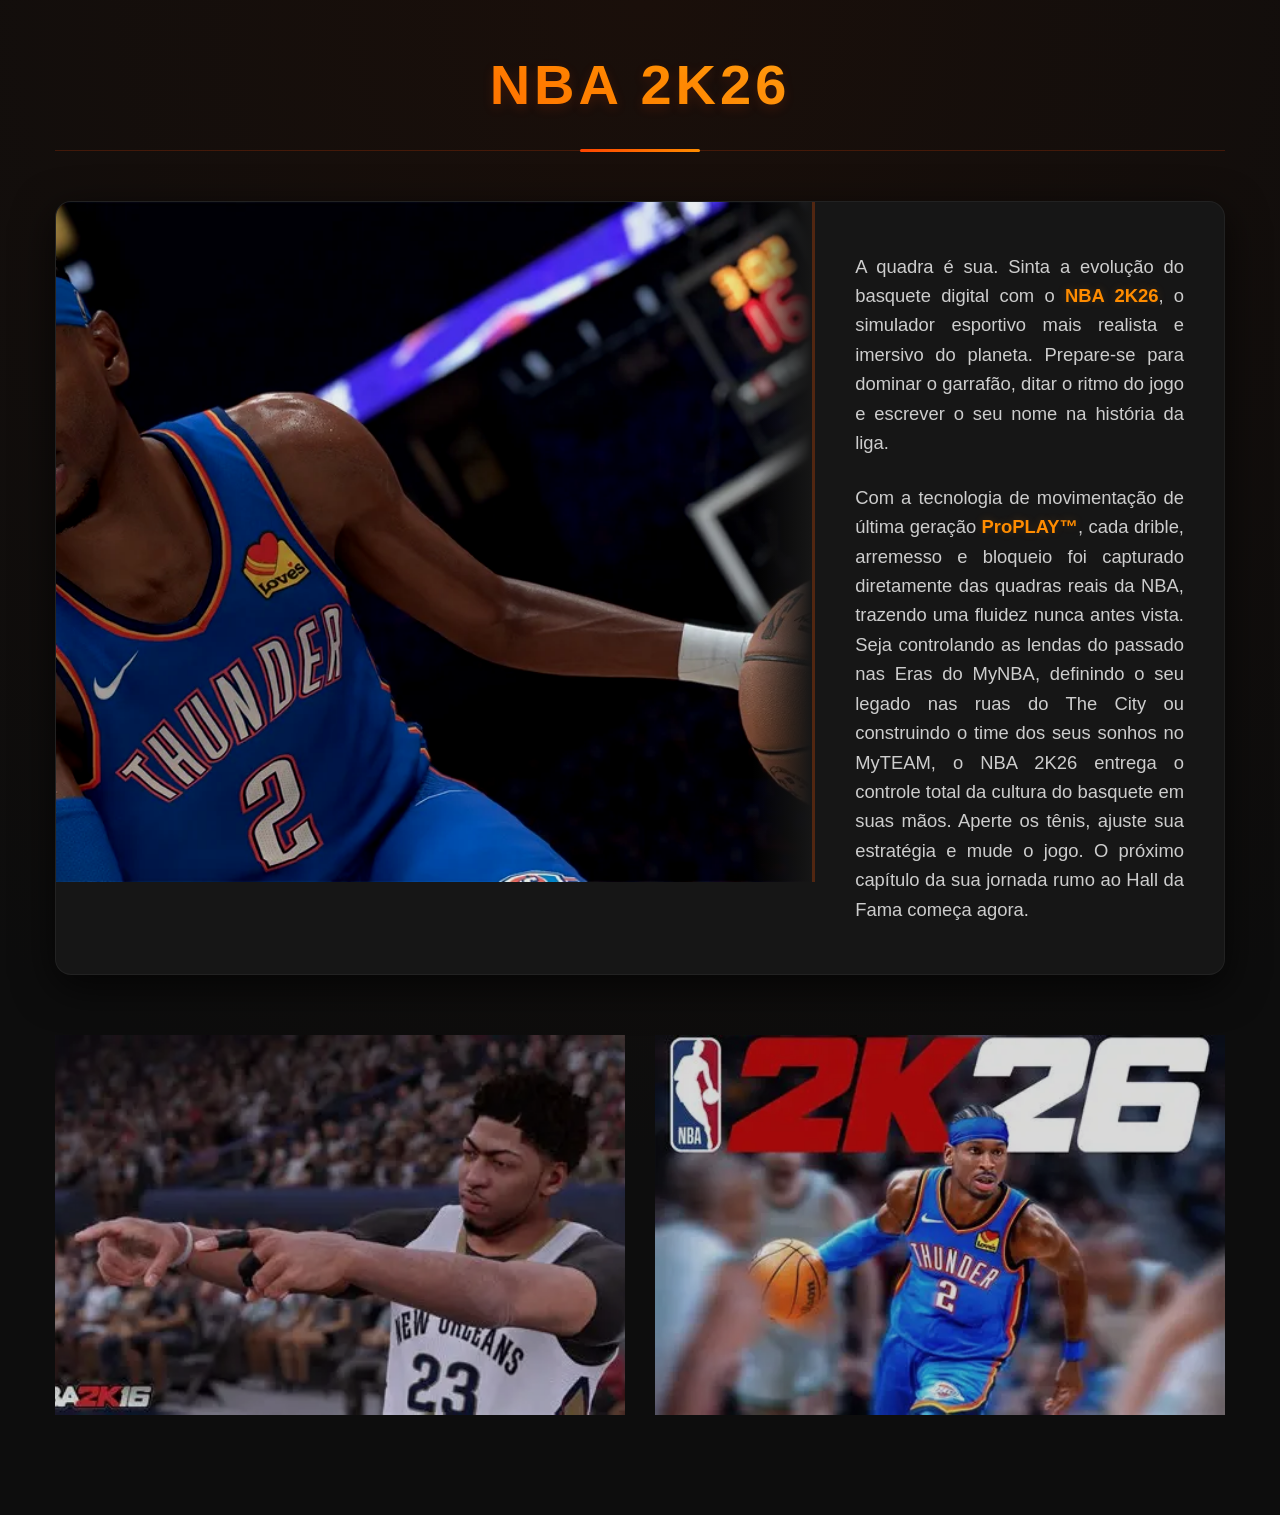
<file: 2k1.html>
<!DOCTYPE html>
<html lang="pt-BR">
<head>
    <meta charset="UTF-8">
    <meta name="viewport" content="width=device-width, initial-scale=1.0">
    <title>NBA 2K26 | O Simulador de Basquete Definitivo</title>
    <link rel="stylesheet" href="style.css">
</head>
<body>
    <main class="container">
        <!-- Cabeçalho Priiiincipal -->
        <header class="header">
            <h1 class="header__title">NBA 2K26</h1>
        </header>

        <!-- Seção de Destaque (Hero) -->
        <section class="hero">
            <div class="hero__media">
                <img class="hero__image" src="imagens/gameplay.webp" alt="Gameplay em alta definição do jogo NBA 2K26">
            </div>
            <div class="hero__content">
                <p class="hero__text">
                    A quadra é sua. Sinta a evolução do basquete digital com o <strong>NBA 2K26</strong>, o simulador esportivo mais realista e imersivo do planeta. Prepare-se para dominar o garrafão, ditar o ritmo do jogo e escrever o seu nome na história da liga.
                </p>
                <p class="hero__text">
                    Com a tecnologia de movimentação de última geração <strong>ProPLAY™</strong>, cada drible, arremesso e bloqueio foi capturado diretamente das quadras reais da NBA, trazendo uma fluidez nunca antes vista. Seja controlando as lendas do passado nas Eras do MyNBA, definindo o seu legado nas ruas do The City ou construindo o time dos seus sonhos no MyTEAM, o NBA 2K26 entrega o controle total da cultura do basquete em suas mãos. Aperte os tênis, ajuste sua estratégia e mude o jogo. O próximo capítulo da sua jornada rumo ao Hall da Fama começa agora.
                </p>
            </div>
        </section>

        <!-- Caixa única finalizando a página com as duas imagens solicitadas -->
        <section class="gallery">
            <h2 class="visual-hidden">Galeria Final de Imagens</h2>
            <div class="gallery__grid">
                <img class="gallery__thumb" src="imagens/imagem 2gameyplar.webp" alt="Gameplay do NBA 2K26">
                <img class="gallery__thumb" src="imagens/2k1.webp" alt="Destaque do jogo NBA 2K">
            </div>
        </section>
    </main>
</body>
</html>
</file>
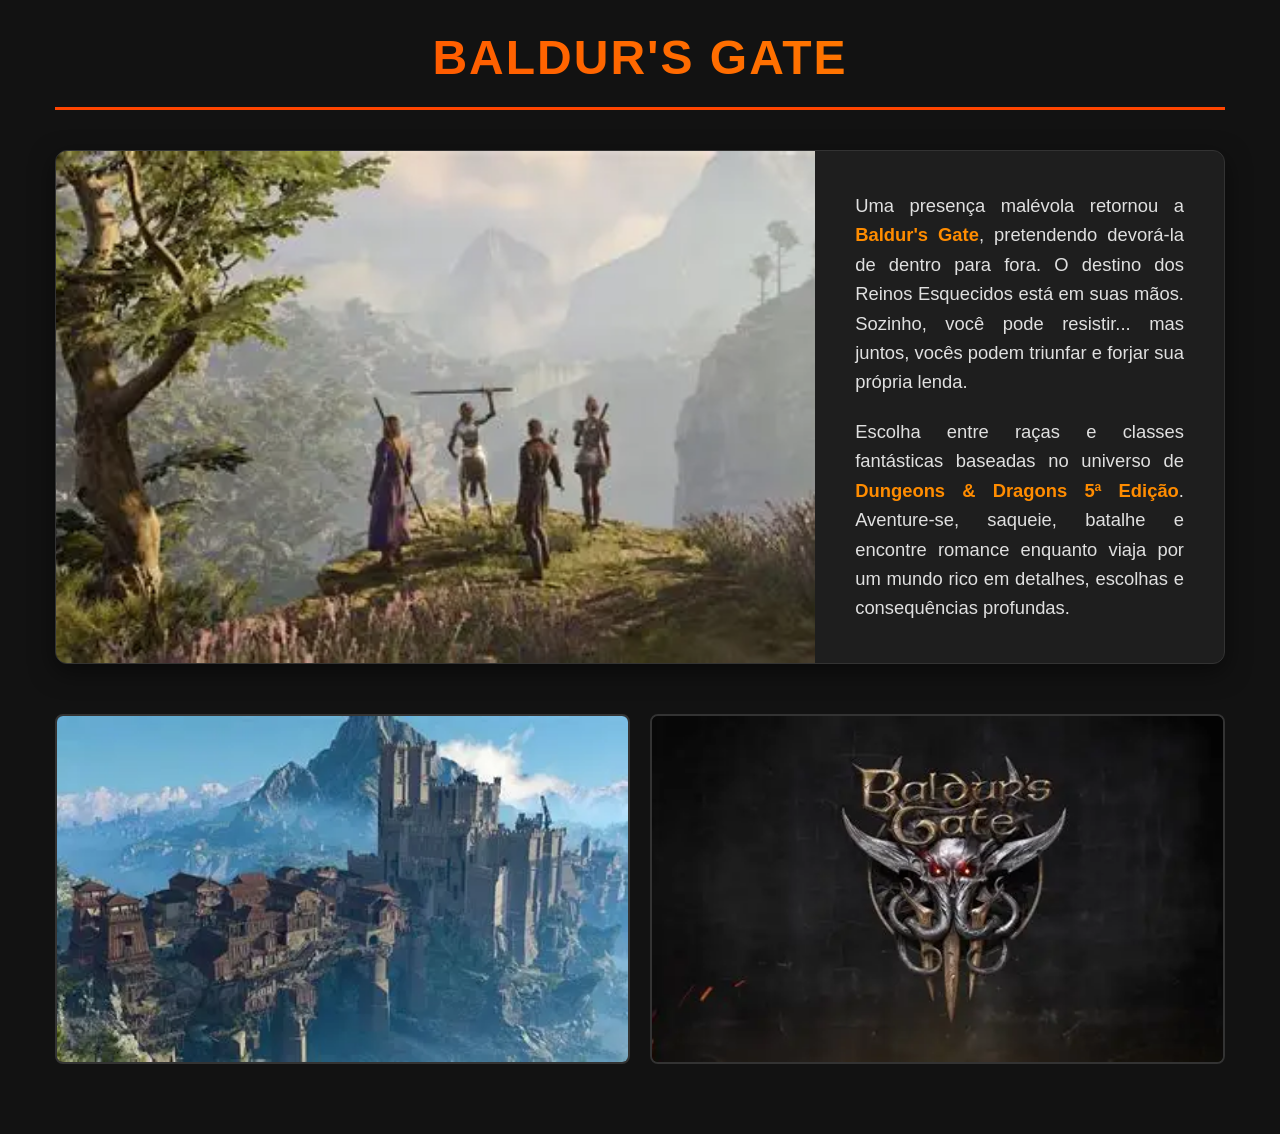
<file: baldur.html>
<!DOCTYPE html>
<html lang="pt-BR">
<head>
    <meta charset="UTF-8">
    <meta name="viewport" content="width=device-width, initial-scale=1.0">
    <title>Baldur's Gate - Explore os Reinos</title>
    <style>
        /* ==========================================================================
           Configurações Globais e Resets
           ========================================================================== */
        * {
            margin: 0;
            padding: 0;
            box-sizing: border-box;
        }

        body {
            font-family: 'Segoe UI', Tahoma, Geneva, Verdana, sans-serif;
            background-color: #121212;
            color: #ffffff;
            line-height: 1.6;
            padding: 20px;
        }

        .container {
            max-width: 1200px;
            margin: 0 auto;
            padding: 0 15px;
        }

        /* Acessibilidade */
        .visual-hidden {
            position: absolute;
            width: 1px;
            height: 1px;
            padding: 0;
            margin: -1px;
            overflow: hidden;
            clip: rect(0, 0, 0, 0);
            border: 0;
        }

        /* ==========================================================================
           Cabeçalho (Header)
           ========================================================================== */
        .header {
            text-align: center;
            margin-bottom: 40px;
            border-bottom: 3px solid #ff4500;
            padding-bottom: 10px;
        }

        .header__title {
            font-size: 3rem;
            font-weight: 900;
            text-transform: uppercase;
            letter-spacing: 2px;
            background: linear-gradient(45deg, #ff4500, #ff8c00);
            -webkit-background-clip: text;
            -webkit-text-fill-color: transparent;
        }

        /* ==========================================================================
           Seção de Destaque (Hero) - Primeira Imagem Super Ampliada
           ========================================================================== */
        .hero {
            display: flex;
            flex-direction: column;
            gap: 0;
            margin-bottom: 50px;
            background-color: #1e1e1e;
            border-radius: 12px;
            overflow: hidden;
            box-shadow: 0 8px 24px rgba(0, 0, 0, 0.5);
            border: 1px solid #333;
        }

        @media (min-width: 768px) {
            .hero {
                flex-direction: row;
                align-items: stretch;
            }
            
            .hero__media {
                flex: 0 0 65%;
                max-height: 680px;
            }
            
            .hero__content {
                flex: 0 0 35%;
                display: flex;
                flex-direction: column;
                justify-content: center;
            }
        }

        .hero__media {
            width: 100%;
        }

        .hero__image {
            width: 100%;
            height: 100%;
            display: block;
            object-fit: cover;
        }

        .hero__content {
            padding: 40px;
        }

        .hero__text {
            font-size: 1.15rem;
            margin-bottom: 20px;
            color: #e0e0e0;
            text-align: justify;
        }

        .hero__text:last-child {
            margin-bottom: 0;
        }

        .hero__text strong {
            color: #ff8c00;
        }

        /* ==========================================================================
           Galeria Final (Duas Imagens)
           ========================================================================== */
        .gallery {
            margin-bottom: 50px;
        }

        .gallery__grid {
            display: grid;
            grid-template-columns: 1fr;
            gap: 20px;
        }

        @media (min-width: 600px) {
            .gallery__grid {
                grid-template-columns: repeat(2, 1fr);
            }
        }

        .gallery__thumb {
            width: 100%;
            height: 350px; 
            object-fit: cover;
            object-position: center;
            border-radius: 8px;
            border: 2px solid #333;
            transition: transform 0.3s ease, border-color 0.3s ease, box-shadow 0.3s ease;
            cursor: pointer;
        }

        .gallery__thumb:hover {
            transform: translateY(-5px);
            border-color: #ff4500;
            box-shadow: 0 6px 20px rgba(255, 69, 0, 0.4);
        }
    </style>
</head>
<body>

    <div class="container">
        
        <!-- Cabeçalho Principal -->
        <header class="header">
            <h1 class="header__title">Baldur's Gate</h1>
        </header>

        <!-- Seção de Destaque (Hero): Primeira Imagem Super Ampliada à Esquerda + Texto à Direita -->
        <main class="hero">
            <div class="hero__media">
                <!-- IMAGEM 1 (SUPER AMPLIADA): Substitua o src pelo link da imagem principal -->
                <img class="hero__image" src="imagens/baldurs2.webp" alt="Arte de abertura de Baldur's Gate">
            </div>
            
            <div class="hero__content">
                <p class="hero__text">
                    Uma presença malévola retornou a <strong>Baldur's Gate</strong>, pretendendo devorá-la de dentro para fora. O destino dos Reinos Esquecidos está em suas mãos. Sozinho, você pode resistir... mas juntos, vocês podem triunfar e forjar sua própria lenda.
                </p>
                <p class="hero__text">
                    Escolha entre raças e classes fantásticas baseadas no universo de <strong>Dungeons & Dragons 5ª Edição</strong>. Aventure-se, saqueie, batalhe e encontre romance enquanto viaja por um mundo rico em detalhes, escolhas e consequências profundas.
                </p>
            </div>
        </main>

        <!-- Galeria Final: Duas Imagens na parte de baixo para finalizar a página -->
        <section class="gallery">
            <h2 class="visual-hidden">Galeria de Destaques</h2>
            <div class="gallery__grid">
                <!-- IMAGEM 2: Parte de baixo (Esquerda) -->
                <img class="gallery__thumb" src="imagens/bg.webp" alt="Combate tático e magia">
                
                <!-- IMAGEM 3: Parte de baixo (Direita) -->
                <img class="gallery__thumb" src="imagens/bg2.webp" alt="Exploração do cenário">
            </div>
        </section>

    </div>

</body>
</html>
</file>
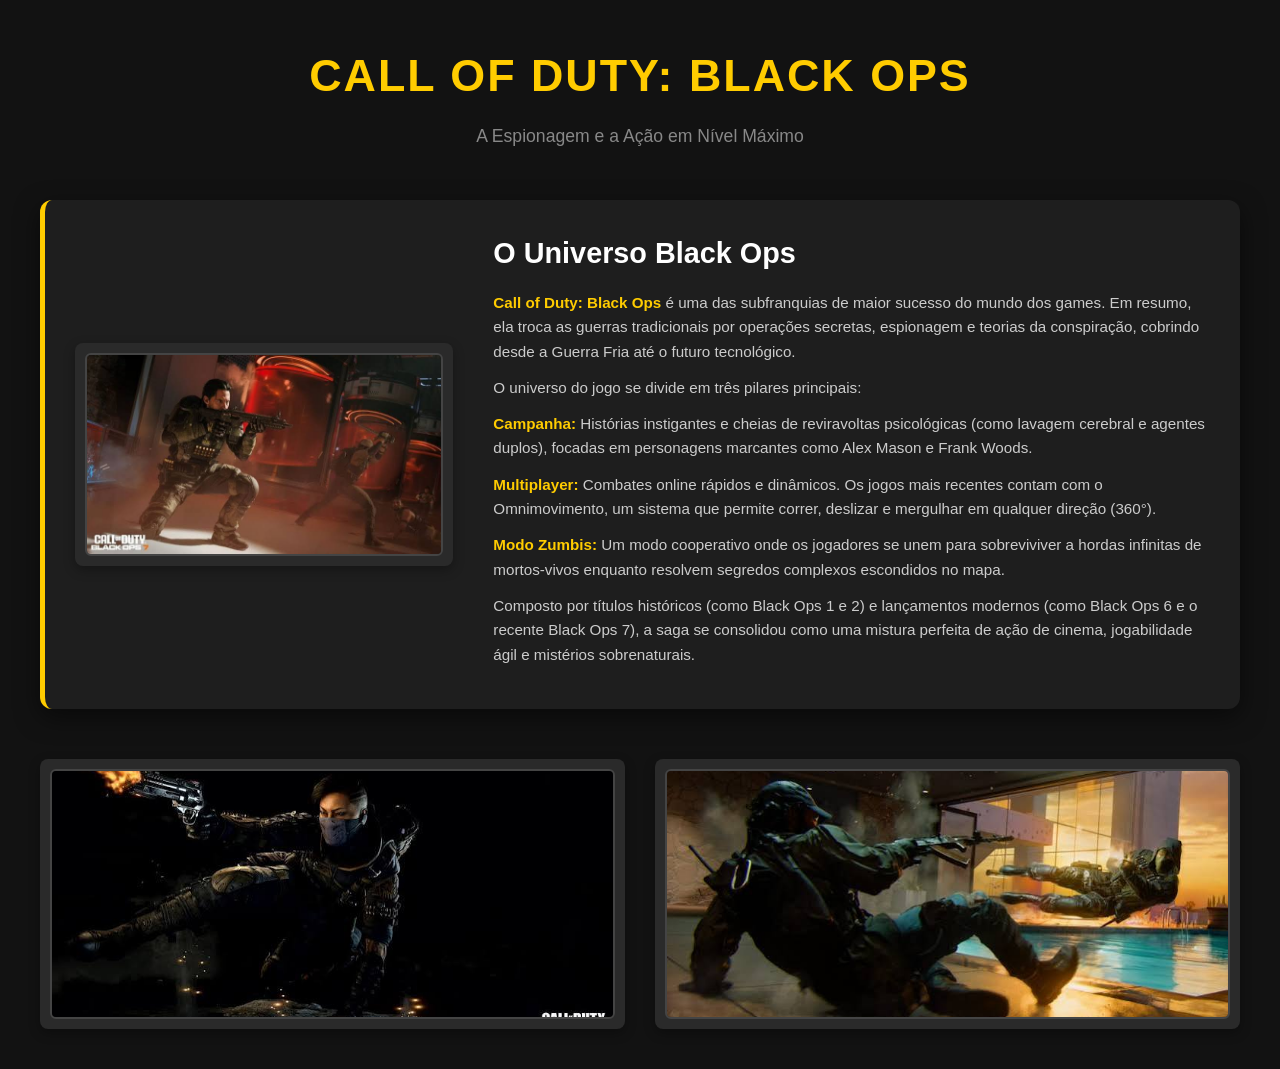
<file: Call of duty.html>
<!DOCTYPE html>
<html lang="pt-BR">
<head>
    <meta charset="UTF-8">
    <meta name="viewport" content="width=device-width, initial-scale=1.0">
    <title>Call of Duty: Black Ops</title>
    <!-- Vinculação do CSS Profissional Externo -->
    <link rel="stylesheet" href="call of duty.css">
</head>
<body>

    <div class="container">
        <header>
            <h1>Call of Duty: Black Ops</h1>
            <p>A Espionagem e a Ação em Nível Máximo</p>
        </header>

        <!-- Bloco 1: Imagem na Esquerda e Texto na Direita -->
        <section class="main-section">
            <div class="image-box">
                <!-- Certifique-se de substituir pela URL da sua imagem válida local ou da internet -->
                <img src="imagens/callofduty.jpg" alt="Call of Duty Principal">
            </div>
            <div class="text-box">
                <h2>O Universo Black Ops</h2>
                <p><strong>Call of Duty: Black Ops</strong> é uma das subfranquias de maior sucesso do mundo dos games. Em resumo, ela troca as guerras tradicionais por operações secretas, espionagem e teorias da conspiração, cobrindo desde a Guerra Fria até o futuro tecnológico.</p>
                <p>O universo do jogo se divide em três pilares principais:</p>
                <p><strong>Campanha:</strong> Histórias instigantes e cheias de reviravoltas psicológicas (como lavagem cerebral e agentes duplos), focadas em personagens marcantes como Alex Mason e Frank Woods.</p>
                <p><strong>Multiplayer:</strong> Combates online rápidos e dinâmicos. Os jogos mais recentes contam com o Omnimovimento, um sistema que permite correr, deslizar e mergulhar em qualquer direção (360°).</p>
                <p><strong>Modo Zumbis:</strong> Um modo cooperativo onde os jogadores se unem para sobreviviver a hordas infinitas de mortos-vivos enquanto resolvem segredos complexos escondidos no mapa.</p>
                <p>Composto por títulos históricos (como Black Ops 1 e 2) e lançamentos modernos (como Black Ops 6 e o recente Black Ops 7), a saga se consolidou como uma mistura perfeita de ação de cinema, jogabilidade ágil e mistérios sobrenaturais.</p>
            </div>
        </section>

        <!-- Bloco 2 e 3: Duas imagens no final, uma do lado da outra dentro de caixas -->
        <section class="footer-gallery">
            <div class="image-box">
                <img src="imagens/callofduty2.jpg" alt="Call of Duty Gameplay 1">
            </div>
            <div class="image-box">
                <img src="imagens/callofduty3.jpg" alt="Call of Duty Gameplay 2">
            </div>
        </section>
    </div>

</body>
</html>
</file>
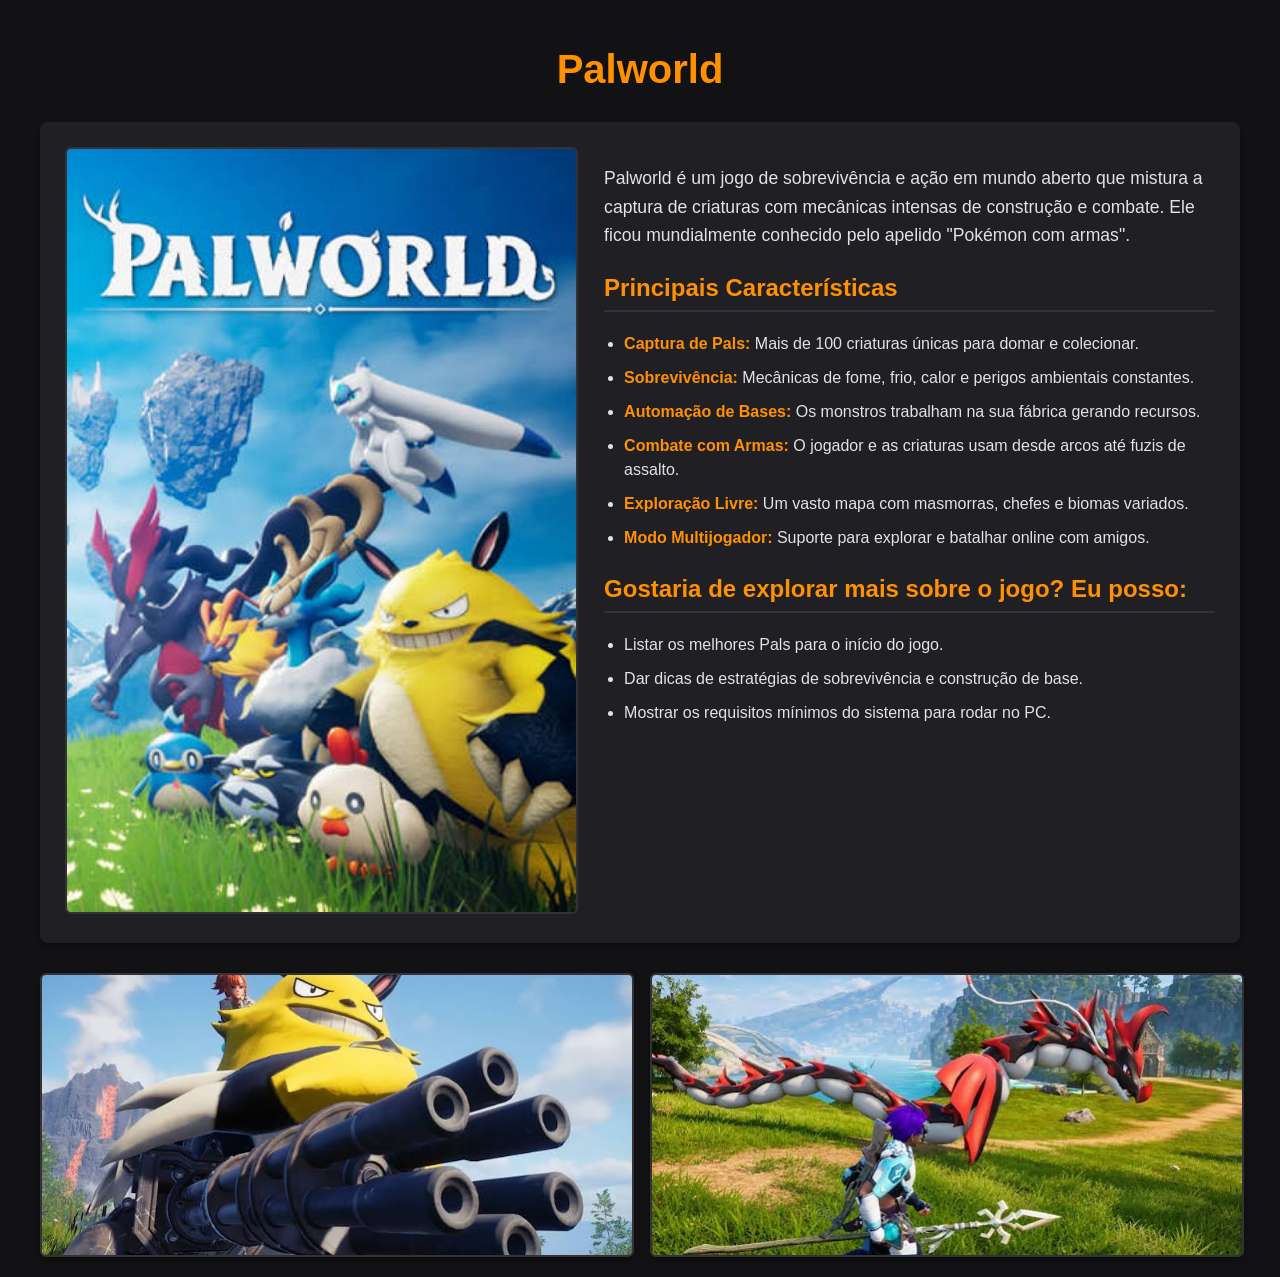
<file: jogocomamigos1.html>
<!DOCTYPE html>
<html lang="pt-BR">
<head>
    <meta charset="UTF-8">
    <meta name="viewport" content="width=device-width, initial-scale=1.0">
    <title>Palworld - Guia do Jogo</title>
    <style>
        body {
            font-family: 'Segoe UI', Tahoma, Geneva, Verdana, sans-serif;
            background-color: #121214;
            color: #e1e1e6;
            margin: 0;
            padding: 20px;
            display: flex;
            flex-direction: column;
            align-items: center;
        }
        .container {
            max-width: 1200px;
            width: 100%;
        }
        header {
            text-align: center;
            margin-bottom: 30px;
        }
        h1 {
            color: #ff9000;
            font-size: 2.5rem;
            margin-bottom: 10px;
        }
        /* Layout Superior: Imagem na Esquerda, Texto na Direita */
        .top-section {
            display: flex;
            gap: 30px;
            align-items: flex-start;
            background-color: #202024;
            padding: 25px;
            border-radius: 8px;
            box-shadow: 0 4px 6px rgba(0,0,0,0.3);
            margin-bottom: 30px;
        }
        .main-image-wrapper {
            flex: 1;
            min-width: 300px;
        }
        .main-image {
            width: 100%;
            height: auto;
            border-radius: 6px;
            object-fit: cover;
            border: 2px solid #323238;
        }
        .content-text {
            flex: 1.2;
        }
        p {
            line-height: 1.6;
            font-size: 1.1rem;
        }
        h2 {
            color: #ff9000;
            border-bottom: 2px solid #323238;
            padding-bottom: 8px;
            margin-top: 25px;
        }
        ul {
            padding-left: 20px;
        }
        li {
            margin-bottom: 10px;
            line-height: 1.5;
        }
        strong {
            color: #ff9000;
        }
        /* Layout Inferior: 2 Imagens Alinhadas e Padronizadas */
        .bottom-section {
            display: grid;
            grid-template-columns: 1fr 1fr;
            gap: 20px;
            margin-top: 10px;
        }
        .bottom-image {
            width: 100%;
            height: 280px;
            object-fit: cover;
            border-radius: 6px;
            border: 2px solid #323238;
            box-shadow: 0 4px 6px rgba(0,0,0,0.3);
        }
        /* Responsividade para Celulares */
        @media (max-width: 768px) {
            .top-section {
                flex-direction: column;
            }
            .bottom-section {
                grid-template-columns: 1fr;
            }
        }
    </style>
</head>
<body>

    <div class="container">
        <header>
            <h1>Palworld</h1>
        </header>

        <!-- Seção Superior: Imagem (Esquerda) e Texto (Direita) -->
        <section class="top-section">
            <div class="main-image-wrapper">
                <!-- Substitua o link abaixo pela sua PRIMEIRA imagem -->
                <img class="main-image" src="imagens/Palworld.jpg" alt="Palworld Imagem Principal">
            </div>
            
            <div class="content-text">
                <p>Palworld é um jogo de sobrevivência e ação em mundo aberto que mistura a captura de criaturas com mecânicas intensas de construção e combate. Ele ficou mundialmente conhecido pelo apelido "Pokémon com armas".</p>
                
                <h2>Principais Características</h2>
                <ul>
                    <li><strong>Captura de Pals:</strong> Mais de 100 criaturas únicas para domar e colecionar.</li>
                    <li><strong>Sobrevivência:</strong> Mecânicas de fome, frio, calor e perigos ambientais constantes.</li>
                    <li><strong>Automação de Bases:</strong> Os monstros trabalham na sua fábrica gerando recursos.</li>
                    <li><strong>Combate com Armas:</strong> O jogador e as criaturas usam desde arcos até fuzis de assalto.</li>
                    <li><strong>Exploração Livre:</strong> Um vasto mapa com masmorras, chefes e biomas variados.</li>
                    <li><strong>Modo Multijogador:</strong> Suporte para explorar e batalhar online com amigos.</li>
                </ul>

                <h2>Gostaria de explorar mais sobre o jogo? Eu posso:</h2>
                <ul>
                    <li>Listar os melhores Pals para o início do jogo.</li>
                    <li>Dar dicas de estratégias de sobrevivência e construção de base.</li>
                    <li>Mostrar os requisitos mínimos do sistema para rodar no PC.</li>
                </ul>
            </div>
        </section>

        <!-- Seção Inferior: Duas Imagens Padronizadas em Grade -->
        <section class="bottom-section">
            <!-- Substitua o link abaixo pela sua SEGUNDA imagem -->
            <img class="bottom-image" src="imagens/Palworld2.jpg" alt="Palworld Imagem Secundária 1">
            <!-- Substitua o link abaixo pela sua TERCEIRA imagem -->
            <img class="bottom-image" src="imagens/Palworld3.jpg" alt="Palworld Imagem Secundária 2">
        </section>
    </div>

</body>
</html>
</file>
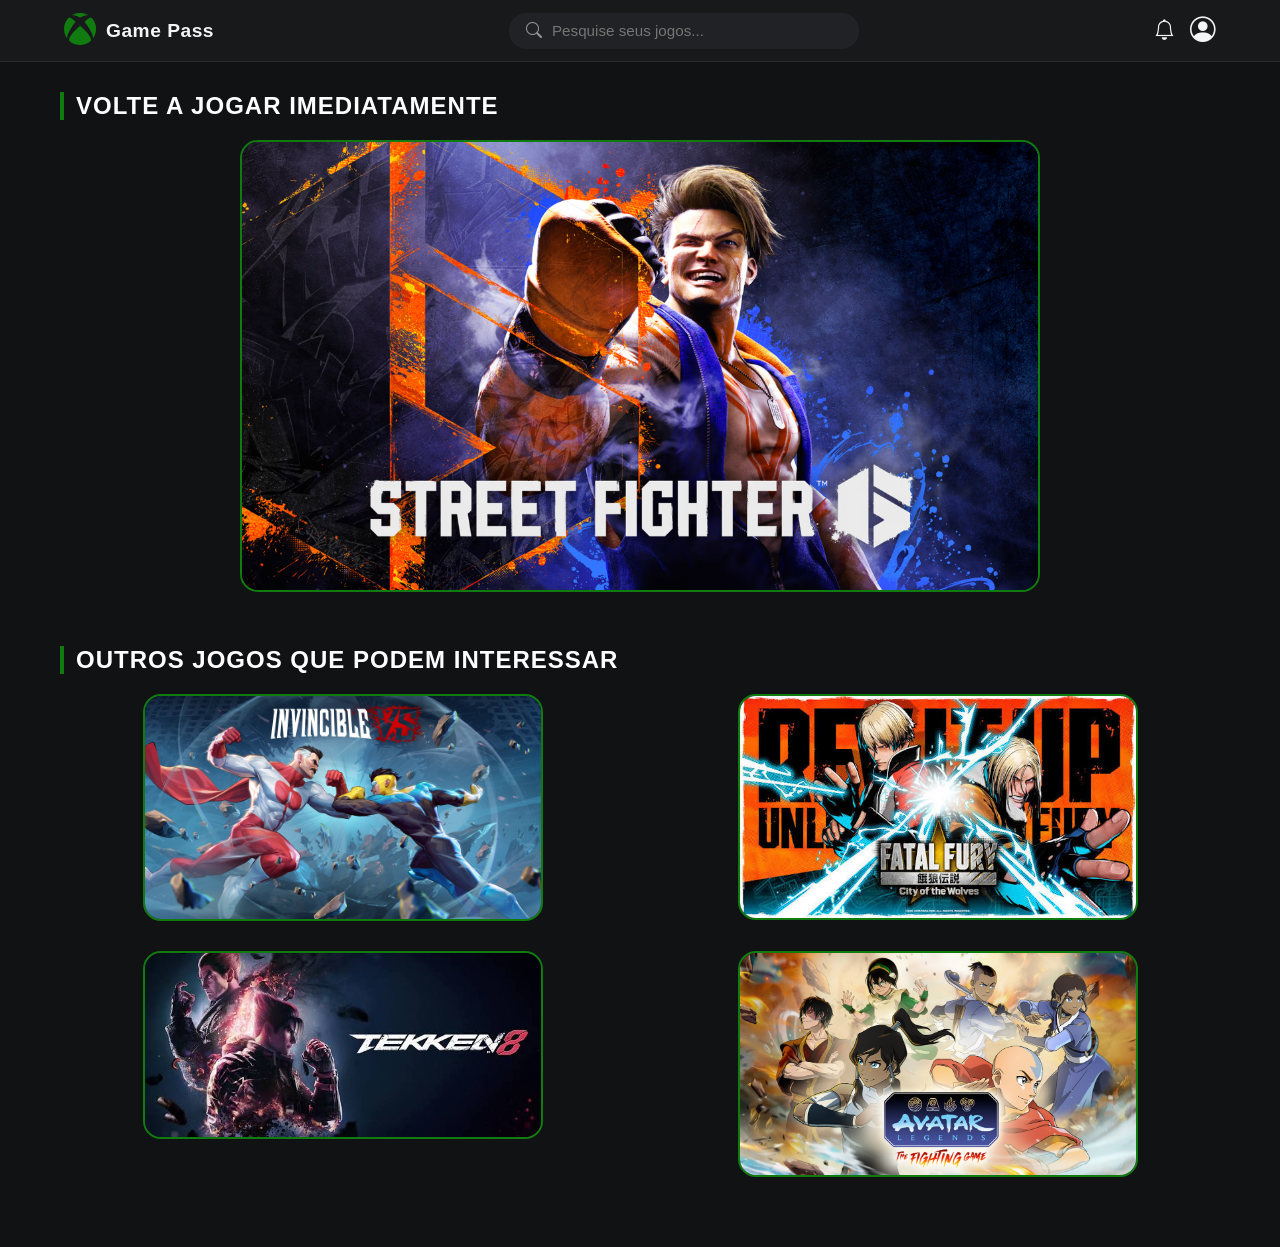
<file: luta.html>
<!DOCTYPE html>
<html lang="pt-BR">
<head>
    <meta charset="UTF-8">
    <meta name="viewport" content="width=device-width, initial-scale=1.0">
    <title>Game Pass - Jogos de Luta</title>
    <link rel="stylesheet" href="luta.css">
    <!-- Ícones do Bootstrap -->
    <link rel="stylesheet" href="https://cdn.jsdelivr.net/npm/bootstrap-icons@1.13.1/font/bootstrap-icons.min.css">
</head>
<body>
    
    <!-- Barra de Navegação Profissional -->
    <header class="navbar">
        <div class="nav-left">
            <i class="bi bi-xbox logo-xbox"></i>
            <span class="brand-name">Game Pass</span>
        </div>
        
        <div class="nav-center">
            <div class="search-box">
                <i class="bi bi-search"></i>
                <input type="text" placeholder="Pesquise seus jogos...">
            </div>
        </div>

        <div class="nav-right">
            <button class="nav-btn" aria-label="Notificações">
                <i class="bi bi-bell"></i>
            </button>
            <button class="nav-btn profile-btn" aria-label="Perfil">
                <i class="bi bi-person-circle"></i>
            </button>
        </div>
    </header>

    <!-- Adicionada a classe container para alinhar o conteúdo com as margens do CSS -->
    <main class="container">

        <!-- Adicionada a classe profissional para o primeiro título -->
        <h2 class="titulo-secao">Volte a jogar imediatamente</h2>

        <!-- Removida a section extra para que o Street Fighter respeite o fluxo correto do layout -->
        <div style="display: flex; justify-content: center; margin-bottom: 20px;">
        <a href="streetfighter.html"><img class="street" src="imagens/Street Fighter 6.avif" alt="Street Fighter 6"> </a>
        </div>

        <!-- Ajustada a classe para o subtítulo profissional -->
        <h2 class="subtitulo-secao">Outros Jogos que podem interessar</h2>

        <!-- Container com o grid de duas em duas colunas para o restante dos jogos -->
        <div class="jogos-luta">
            <img class="invencible" src="imagens/Invencible.avif" alt="Invincible">
            <img class="fatal-fury" src="imagens/Fatal Fury.jpe" alt="Fatal Fury">
            <img class="tekken8" src="imagens/Tekken 8.jpe" alt="Tekken 8">
            <img class="Avatar" src="imagens/Avatar Legends.avif" alt="Avatar Legends">
        </div>
    </main>

</body>
</html>
</file>
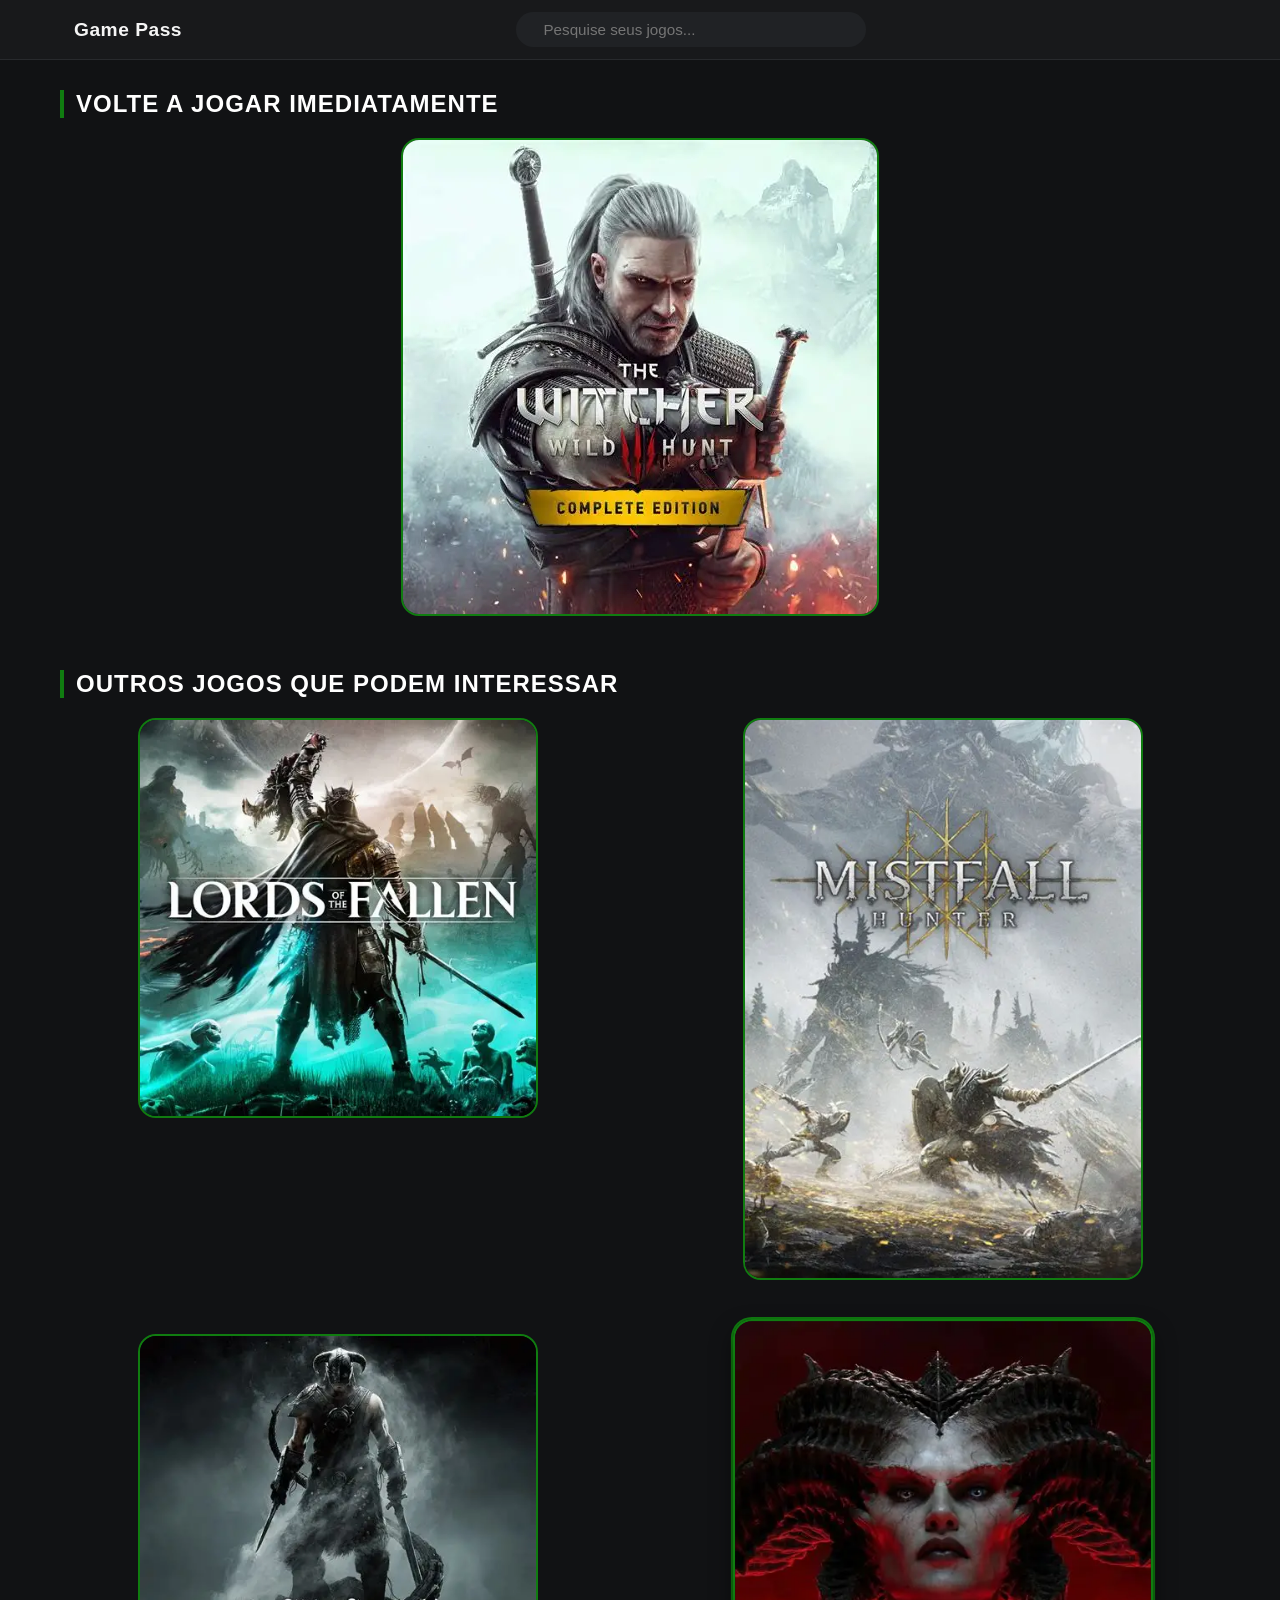
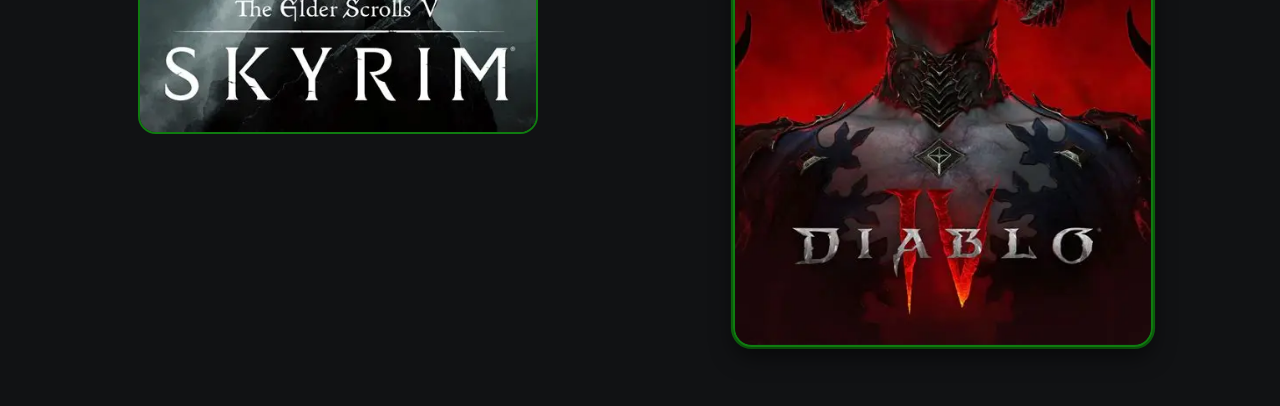
<file: rpg.html>
<!DOCTYPE html>
<html lang="en">
<head>
    <meta charset="UTF-8">
    <meta name="viewport" content="width=device-width, initial-scale=1.0">
    <title>Document</title>
    <link rel="stylesheet" href="rpg.css">
</head>
<body>
    
     <header class="navbar">
        <div class="nav-left">
            <i class="bi bi-xbox logo-xbox"></i>
            <span class="brand-name">Game Pass</span>
        </div>
        
        <div class="nav-center">
            <div class="search-box">
                <i class="bi bi-search"></i>
                <input type="text" placeholder="Pesquise seus jogos...">
            </div>
        </div>

        <div class="nav-right">
            <button class="nav-btn" aria-label="Notificações">
                <i class="bi bi-bell"></i>
            </button>
            <button class="nav-btn profile-btn" aria-label="Perfil">
                <i class="bi bi-person-circle"></i>
            </button>
        </div>
    </header>

   
    <main class="container">

       
        <h2 class="titulo-secao">Volte a jogar imediatamente</h2>

        
        <div style="display: flex; justify-content: center; margin-bottom: 20px;">
        <a href="index.thew.html"><img class="thew" src="imagens/thew.webp" alt="the whtcher"> </a>
        </div>

        
        <h2 class="subtitulo-secao">Outros Jogos que podem interessar</h2>

        <div class="jogos-luta">
        <a href="lords.html"><img class="lord" src="imagens/lord.webp" alt="lord of fallen"></a>
        <a href="mist1.html"><img class="mist" src="imagens/mist2.webp" alt="Fatal Fury">
        <a href="sk1.html"><img class="sky" src="imagens/sky.webp" alt="Tekken 8">
        <a href="db1.html"><img class="diablo" src="imagens/diab.webp" alt="diablo">  
        </div>
    </main>
</body>
</html>
</file>
<file: style.css>
/* ==========================================================================
   Configurações Globais e Resets
   ========================================================================== */
   * {
    margin: 0;
    padding: 0;
    box-sizing: border-box;
}

body {
    font-family: 'Segoe UI', Tahoma, Geneva, Verdana, sans-serif;
    background-color: #0d0d0d; /* Fundo ligeiramente mais escuro para maior contraste */
    color: #f5f5f5;
    line-height: 1.6;
    padding: 40px 20px; /* Maior espaçamento nas bordas da tela */
    background-image: radial-gradient(circle at top, #1a0f0a 0%, #0d0d0d 70%); /* Detalhe de iluminação de fundo */
}

.container {
    max-width: 1200px;
    margin: 0 auto;
    padding: 0 15px;
}

/* Acessibilidade */
.visual-hidden {
    position: absolute;
    width: 1px;
    height: 1px;
    padding: 0;
    margin: -1px;
    overflow: hidden;
    clip: rect(0, 0, 0, 0);
    border: 0;
}

/* ==========================================================================
   Cabeçalho (Header)
   ========================================================================== */
.header {
    text-align: center;
    margin-bottom: 50px;
    border-bottom: 1px solid rgba(255, 69, 0, 0.2);
    padding-bottom: 20px;
    position: relative;
}

/* Detalhe de linha dourada sob o título */
.header::after {
    content: '';
    position: absolute;
    bottom: -2px;
    left: 50%;
    transform: translateX(-50%);
    width: 120px;
    height: 3px;
    background: linear-gradient(90deg, #ff4500, #ff8c00);
    border-radius: 2px;
}

.header__title {
    font-size: 3.5rem;
    font-weight: 900;
    text-transform: uppercase;
    letter-spacing: 4px;
    background: linear-gradient(45deg, #ff4500, #ff8c00, #ffca36);
    -webkit-background-clip: text;
    -webkit-text-fill-color: transparent;
    text-shadow: 0 4px 12px rgba(255, 69, 0, 0.15);
}

/* ==========================================================================
   Seção de Destaque (Hero) - Primeira Imagem Ocupando 65%
   ========================================================================== */
.hero {
    display: flex;
    flex-direction: column;
    gap: 0;
    margin-bottom: 60px;
    background-color: #161616;
    border-radius: 16px;
    overflow: hidden;
    box-shadow: 0 12px 40px rgba(0, 0, 0, 0.7);
    border: 1px solid rgba(255, 255, 255, 0.05);
    transition: border-color 0.4s ease, box-shadow 0.4s ease;
}

.hero:hover {
    border-color: rgba(255, 140, 0, 0.3);
    box-shadow: 0 12px 45px rgba(255, 69, 0, 0.1);
}

@media (min-width: 768px) {
    .hero {
        flex-direction: row;
        align-items: stretch;
    }
    
    .hero__media {
        flex: 0 0 65%;
        max-height: 680px;
        position: relative;
    }
    
    /* Efeito de corte moderno/transição suave entre imagem e texto no desktop */
    .hero__media::after {
        content: '';
        position: absolute;
        top: 0;
        right: 0;
        height: 100%;
        width: 60px;
        background: linear-gradient(90deg, transparent, #161616);
        pointer-events: none;
    }
    
    .hero__content {
        flex: 0 0 35%;
        display: flex;
        flex-direction: column;
        justify-content: center;
    }
}

.hero__media {
    width: 100%;
    /* BORDAS NA PRIMEIRA IMAGEM: Moldura escura com canto arredondado combinando com o container */
    border-right: 3px solid rgba(255, 85, 0, 0.25);
    overflow: hidden;
}

.hero__image {
    width: 100%;
    height: 100%;
    display: block;
    object-fit: cover;
    filter: brightness(0.9) contrast(1.1); /* Ajuste de tom cinemático */
    transition: filter 0.5s ease, transform 0.5s ease;
}

.hero:hover .hero__image {
    filter: brightness(1) contrast(1.1);
}

.hero__content {
    padding: 50px 40px;
}

.hero__text {
    font-size: 1.15rem;
    margin-bottom: 25px;
    color: #cdcdcd;
    text-align: justify;
    font-weight: 300;
}

.hero__text:last-child {
    margin-bottom: 0;
}

.hero__text strong {
    color: #ff8c00;
    font-weight: 600;
    text-shadow: 0 0 10px rgba(255, 140, 0, 0.2);
}

/* ==========================================================================
   Galeria Final (Duas Imagens na Parte de Baixo)
   ========================================================================== */
.gallery {
    margin-bottom: 60px;
}

.gallery__grid {
    display: grid;
    grid-template-columns: 1fr;
    gap: 30px; /* Maior espaçamento entre os blocos */
}

@media (min-width: 600px) {
    .gallery__grid {
        grid-template-columns: repeat(2, 1fr);
    }
}

/* Bloco container da foto para permitir efeitos refinados */
.gallery__item {
    position: relative;
    overflow: hidden;
    /* BORDAS NAS IMAGENS INFERIORES: Estética assimétrica premium */
    border-radius: 24px 4px 24px 4px; 
    border: 2px solid rgba(255, 255, 255, 0.08); /* Borda inicial nítida */
    background-color: #161616;
    box-shadow: 0 8px 30px rgba(0, 0, 0, 0.5);
    transition: transform 0.4s cubic-bezier(0.165, 0.84, 0.44, 1), border-color 0.4s ease, box-shadow 0.4s cubic-bezier(0.165, 0.84, 0.44, 1);
}

.gallery__thumb {
    width: 100%;
    height: 380px; /* Ligeiramente mais alta para melhor visualização */
    display: block;
    object-fit: cover;
    object-position: center;
    filter: grayscale(20%) brightness(0.85); /* Tom sombrio sutil */
    transition: transform 0.6s cubic-bezier(0.165, 0.84, 0.44, 1), filter 0.6s ease;
    cursor: pointer;
}

/* Efeitos coordenados ao passar o mouse sobre o card inferior */
.gallery__item:hover {
    transform: translateY(-8px);
    border-color: #ff4500; /* A borda acende em cor de fogo */
    box-shadow: 0 15px 35px rgba(255, 69, 0, 0.25);
}

.gallery__item:hover .gallery__thumb {
    transform: scale(1.05); /* Zoom sutil sem estourar as bordas */
    filter: grayscale(0%) brightness(1); /* Ganha cor e brilho totais */
}
</file>
<file: call of duty.css>
/* Reset de Estilos Globais */ 
* { 
    margin: 0; 
    padding: 0; 
    box-sizing: border-box; 
  } 
  
  /* Base da Página */ 
  body { 
    font-family: 'Segoe UI', Tahoma, Geneva, Verdana, sans-serif; 
    background-color: #121212; 
    color: #e0e0e0; 
    line-height: 1.6; 
    padding: 40px 20px; 
  } 
  
  /* Container Centralizador */ 
  .container { 
    max-width: 1200px; 
    margin: 0 auto; 
  } 
  
  /* Cabeçalho Principal */ 
  header { 
    text-align: center; 
    margin-bottom: 50px; 
  } 
  
  header h1 { 
    font-size: 2.8rem; 
    color: #ffcc00; 
    text-transform: uppercase; 
    letter-spacing: 2px; 
    margin-bottom: 10px; 
  } 
  
  header p { 
    color: #888; 
    font-size: 1.1rem; 
  } 
  
  /* Seção Principal: Imagem Esquerda + Texto Direita */ 
  .main-section { 
    display: flex; 
    align-items: center; 
    gap: 40px; 
    background-color: #1e1e1e; 
    padding: 30px; 
    border-radius: 12px; 
    box-shadow: 0 8px 24px rgba(0, 0, 0, 0.5); 
    margin-bottom: 50px; 
    border-left: 5px solid #ffcc00; 
  } 
  
  /* Caixas de Imagem (Boxes) */ 
  .image-box { 
    flex: 1; 
    background-color: #2a2a2a; 
    padding: 10px; 
    border-radius: 8px; 
    box-shadow: 0 4px 12px rgba(0, 0, 0, 0.3); 
    text-align: center; 
    overflow: hidden; 
    display: flex;
    align-items: center;
    justify-content: center;
  } 
  
  /* Ajuste e Adaptação das Imagens com Bordas */
  .image-box img { 
    width: 100%; 
    max-height: 350px; /* Limita a altura para não quebrar o layout */
    object-fit: cover; /* Garante que a imagem preencha o espaço sem distorcer */
    border: 2px solid #444; /* Borda inicial elegante */
    border-radius: 6px; 
    display: block; 
    transition: transform 0.3s ease, border-color 0.3s ease; /* Transição suave para o zoom e a borda */
  } 
  
  /* Efeito Interativo Profissional ao passar o mouse */ 
  .image-box:hover img { 
    transform: scale(1.03); 
    border-color: #ffcc00; /* A borda acende com a cor de destaque do site */
  } 
  
  /* Bloco de Texto */ 
  .text-box { 
    flex: 2; 
  } 
  
  .text-box h2 { 
    color: #ffffff; 
    font-size: 1.8rem; 
    margin-bottom: 15px; 
  } 
  
  .text-box p { 
    margin-bottom: 12px; 
    color: #ccc; 
    font-size: 0.95rem; 
  } 
  
  .text-box strong { 
    color: #ffcc00; 
  } 
  
  /* Seção Final: Duas Imagens Lado a Lado */ 
  .footer-gallery { 
    display: flex; 
    gap: 30px; 
  } 
  
  .footer-gallery .image-box { 
    flex: 1; 
  } 
  
  /* Reduz a altura máxima na galeria inferior para manter a proporção */
  .footer-gallery .image-box img {
    max-height: 250px;
  }
  
  /* Responsividade Automatizada para Celulares */ 
  @media (max-width: 768px) { 
    body { 
      padding: 20px 10px; 
    } 
    
    .main-section { 
      flex-direction: column; 
      padding: 20px; 
      gap: 20px; 
    } 
    
    .footer-gallery { 
      flex-direction: column; 
      gap: 20px; 
    } 
    
    header h1 { 
      font-size: 2rem; 
    } 
    
    .image-box img {
      max-height: 300px; /* Altura ideal adaptada para telas menores */
    }
  }
</file>
<file: luta.css>
* { 
    margin: 0; 
    padding: 0; 
    box-sizing: border-box; 
    font-family: 'Segoe UI', Tahoma, Geneva, Verdana, sans-serif; 
  } 
  
  body { 
    background-color: #111214; 
    color: #f5f5f5; 
    padding-bottom: 40px; 
  } 
  
  .navbar { 
    display: flex; 
    justify-content: space-between; 
    align-items: center; 
    background-color: #18191b; 
    padding: 12px 5%; 
    position: sticky; 
    top: 0; 
    z-index: 1000; 
    border-bottom: 1px solid #282a2d; 
  } 
  
  .nav-left { 
    display: flex; 
    align-items: center; 
    gap: 10px; 
  } 
  
  .logo-xbox { 
    color: #107c10; /* Verde Xbox Oficial */ 
    font-size: 2rem; 
  } 
  
  .brand-name { 
    font-weight: 700; 
    font-size: 1.2rem; 
    letter-spacing: 0.5px; 
  } 
  
  /* Caixa de Pesquisa */ 
  .search-box { 
    display: flex; 
    align-items: center; 
    background-color: #202225; 
    padding: 8px 16px; 
    border-radius: 20px; 
    width: 350px; 
    border: 1px solid transparent; 
    transition: 0.3s; 
  } 
  
  .search-box:focus-within { 
    border-color: #107c10; 
    background-color: #2f3136; 
  } 
  
  .search-box i { 
    color: #96989d; 
    margin-right: 10px; 
  } 
  
  .search-box input { 
    background: none; 
    border: none; 
    color: #fff; 
    outline: none; 
    width: 100%; 
    font-size: 0.95rem; 
  } 
  
  /* Botões do Topo */ 
  .nav-right { 
    display: flex; 
    align-items: center; 
    gap: 15px; 
  } 
  
  .nav-btn { 
    background: none; 
    border: none; 
    color: #f5f5f5; 
    font-size: 1.3rem; 
    cursor: pointer; 
    transition: color 0.2s; 
  } 
  
  .nav-btn:hover { 
    color: #107c10; 
  } 
  
  .profile-btn { 
    font-size: 1.6rem; 
  } 
  
  /* Layout do Conteúdo Principal */ 
  .container { 
    max-width: 1200px; 
    margin: 30px auto; 
    padding: 0 20px; 
  } 
  
  /* ESTILIZAÇÃO PROFISSIONAL PARA AS FRASES */
  .titulo-secao {
    font-size: 1.5rem;
    font-weight: 700;
    text-transform: uppercase;   /* Deixa em letras maiúsculas estilo console */
    letter-spacing: 1px;         /* Espaçamento elegante entre as letras */
    color: #ffffff;
    margin-bottom: 20px;
    padding-left: 12px;
    border-left: 4px solid #107c10; /* Detalhe verde na lateral esquerda */
  }
  
  .subtitulo-secao {
    font-size: 1.5rem;
    font-weight: 700;
    text-transform: uppercase;
    letter-spacing: 1px;
    color: #ffffff;
    margin-top: 50px;            /* Espaço para não grudar nas imagens de cima */
    margin-bottom: 20px;
    padding-left: 12px;
    border-left: 4px solid #107c10;
  }
  
  /* CONTAINER DE IMAGENS */
  .jogos-luta { 
    display: grid; 
    grid-template-columns: repeat(2, 1fr); 
    justify-items: center;                  
    gap: 30px;                             
  } 
  
  /* CONFIGURAÇÃO DAS IMAGENS COM BORDAS ADICIONADAS */
  .street { 
    grid-column: span 2; 
    width: 100%;        
    max-width: 800px;   
    border-radius: 18px; 
    border: 2px solid #107c10; 
  } 
  .street:hover { 
    transition: 0.4s; 
    transform: scale(1.05); 
    box-shadow: 0 10px 20px rgba(0, 0, 0, 0.5), 0 0 0 2px #107c10; 
  } 
  
  .invencible { 
    width: 100%;        
    max-width: 400px; 
    border-radius: 18px; 
    border: 2px solid #107c10; 
  } 
  .invencible:hover { 
    transition: 0.4s; 
    transform: scale(1.05); 
    box-shadow: 0 10px 20px rgba(0, 0, 0, 0.5), 0 0 0 2px #107c10; 
  } 
  
  .fatal-fury { 
    width: 100%;        
    max-width: 400px; 
    border-radius: 18px; 
    border: 2px solid #107c10; 
  } 
  .fatal-fury:hover { 
    transition: 0.4s; 
    transform: scale(1.05); 
    box-shadow: 0 10px 20px rgba(0, 0, 0, 0.5), 0 0 0 2px #107c10; 
  } 
  
  .tekken8 { 
    width: 100%;        
    max-width: 400px; 
    border-radius: 18px; 
    border: 2px solid #107c10; 
  } 
  .tekken8:hover { 
    transition: 0.4s; 
    transform: scale(1.05); 
    box-shadow: 0 10px 20px rgba(0, 0, 0, 0.5), 0 0 0 2px #107c10; 
  } 
  
  .Avatar { 
    width: 100%;        
    max-width: 400px; 
    border-radius: 18px; 
    border: 2px solid #107c10; 
  } 
  .Avatar:hover { 
    transition: 0.4s; 
    transform: scale(1.05); 
    box-shadow: 0 10px 20px rgba(0, 0, 0, 0.5), 0 0 0 2px #107c10; 
  }
</file>
<file: rpg.css>
* { 
    margin: 0; 
    padding: 0; 
    box-sizing: border-box; 
    font-family: 'Segoe UI', Tahoma, Geneva, Verdana, sans-serif; 
  } 
  
  body { 
    background-color: #111214; 
    color: #f5f5f5; 
    padding-bottom: 40px; 
  } 
  
  .navbar { 
    display: flex; 
    justify-content: space-between; 
    align-items: center; 
    background-color: #18191b; 
    padding: 12px 5%; 
    position: sticky; 
    top: 0; 
    z-index: 1000; 
    border-bottom: 1px solid #282a2d; 
  } 
  
  .nav-left { 
    display: flex; 
    align-items: center; 
    gap: 10px; 
  } 

  .logo-xbox { 
    color: #107c10; /* Verde Xbox Oficial */ 
    font-size: 2rem; 
  } 
  
  .brand-name { 
    font-weight: 700; 
    font-size: 1.2rem; 
    letter-spacing: 0.5px; 
  } 
  
  /* Caixa de Pesquisa */ 
  .search-box { 
    display: flex; 
    align-items: center; 
    background-color: #202225; 
    padding: 8px 16px; 
    border-radius: 20px; 
    width: 350px; 
    border: 1px solid transparent; 
    transition: 0.3s; 
  } 
  
  .search-box:focus-within { 
    border-color: #107c10; 
    background-color: #2f3136; 
  } 
  
  .search-box i { 
    color: #96989d; 
    margin-right: 10px; 
  } 
  
  .search-box input { 
    background: none; 
    border: none; 
    color: #fff; 
    outline: none; 
    width: 100%; 
    font-size: 0.95rem; 
  } 
  
  /* Botões do Topo */ 
  .nav-right { 
    display: flex; 
    align-items: center; 
    gap: 15px; 
  } 
  
  .nav-btn { 
    background: none; 
    border: none; 
    color: #f5f5f5; 
    font-size: 1.3rem; 
    cursor: pointer; 
    transition: color 0.2s; 
  } 
  
  .nav-btn:hover { 
    color: #107c10; 
  } 
  
  .profile-btn { 
    font-size: 1.6rem; 
  } 
  
  /* Layout do Conteúdo Principal */ 
  .container { 
    max-width: 1200px; 
    margin: 30px auto; 
    padding: 0 20px; 
  } 
  
  /* ESTILIZAÇÃO PROFISSIONAL PARA AS FRASES */
  .titulo-secao {
    font-size: 1.5rem;
    font-weight: 700;
    text-transform: uppercase;   /* Deixa em letras maiúsculas estilo console */
    letter-spacing: 1px;         /* Espaçamento elegante entre as letras */
    color: #ffffff;
    margin-bottom: 20px;
    padding-left: 12px;
    border-left: 4px solid #107c10; /* Detalhe verde na lateral esquerda */
  }
  
  .subtitulo-secao {
    font-size: 1.5rem;
    font-weight: 700;
    text-transform: uppercase;
    letter-spacing: 1px;
    color: #ffffff;
    margin-top: 50px;            /* Espaço para não grudar nas imagens de cima */
    margin-bottom: 20px;
    padding-left: 12px;
    border-left: 4px solid #107c10;
  }
  
  /* CONTAINER DE IMAGENS */
  .jogos-luta { 
    display: grid; 
    grid-template-columns: repeat(2, 1fr); 
    justify-items: center;                  
    gap: 50px;                             
  } 
  
  /* CONFIGURAÇÃO DAS IMAGENS COM BORDAS ADICIONADAS */
  .thew { 
    grid-column: span 2; 
    width: 100%;        
    max-width: 800px;   
    border-radius: 18px; 
    border: 2px solid #107c10; 
  } 
  .thew:hover { 
    transition: 0.4s; 
    transform: scale(1.05); 
    box-shadow: 0 10px 20px rgba(0, 0, 0, 0.5), 0 0 0 2px #107c10; 
  } 
  
  .lord { 
    width: 100%;        
    max-width: 400px; 
    border-radius: 18px; 
    border: 2px solid #107c10; 
  } 
  .lord:hover { 
    transition: 0.4s; 
    transform: scale(1.05); 
    box-shadow: 0 10px 20px rgba(0, 0, 0, 0.5), 0 0 0 2px #107c10; 
  } 
  
  .sky { 
    width: 100%;        
    max-width: 400px; 
    border-radius: 18px; 
    border: 2px solid #107c10; 
  } 
  .sky:hover { 
    transition: 0.4s; 
    transform: scale(1.05); 
    box-shadow: 0 10px 20px rgba(0, 0, 0, 0.5), 0 0 0 2px #107c10; 
  } 
  
  .mist { 
    width: 100%;        
    max-width: 400px; 
    border-radius: 18px; 
    border: 2px solid #107c10; 
  } 
  .mist:hover { 
    transition: 0.4s; 
    transform: scale(1.05); 
    box-shadow: 0 10px 20px rgba(0, 0, 0, 0.5), 0 0 0 2px #107c10; 
  } 
  
  .diablo { 
    width: 100%;        
    max-width: 400px; 
    border-radius: 18px; 
    border: 2px solid #107c10; 
  } 
  .diablo { 
    transition: 0.4s; 
    transform: scale(1.05); 
    box-shadow: 0 10px 20px rgba(0, 0, 0, 0.5), 0 0 0 2px #107c10; 
  }
</file>
